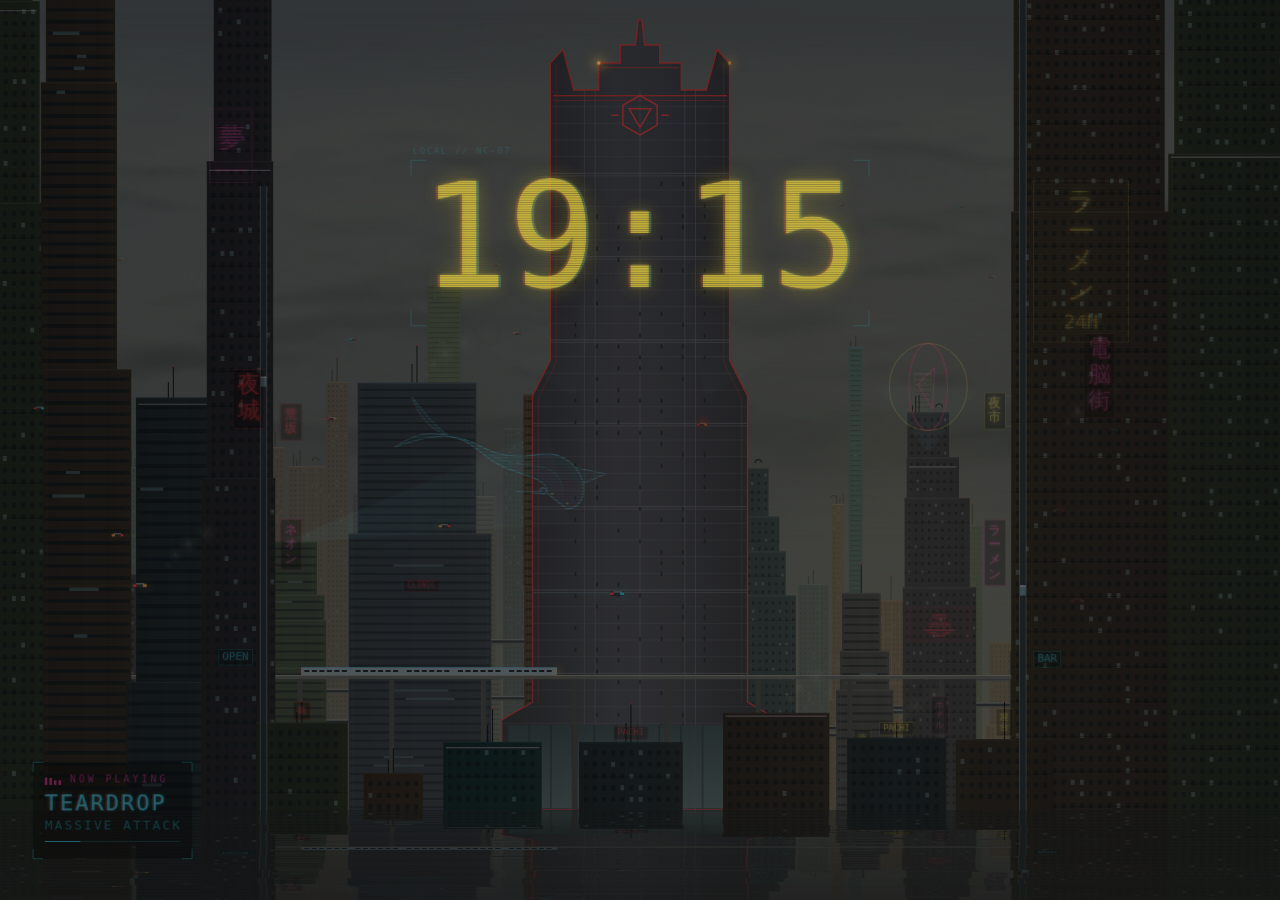
<file: frontend/index.html>
<!doctype html>
<html lang="en">
<head>
<meta charset="utf-8">
<meta name="viewport" content="width=device-width, initial-scale=1">
<title>Ambient Wall</title>
<style>
  html, body { margin: 0; height: 100%; background: #000; overflow: hidden; cursor: none; }
  canvas#wall { display: block; background: #000; }
  #hud {
    position: fixed; left: 12px; bottom: 10px; white-space: pre;
    font: 12px/1.5 ui-monospace, "DejaVu Sans Mono", monospace;
    color: rgba(60, 140, 150, 0.7); pointer-events: none; display: none;
  }
  /* sound is on but the browser wants a gesture first (autoplay); core shows this until a key or click */
  #hint {
    position: fixed; right: 12px; bottom: 10px; white-space: pre;
    font: 11px/1.4 ui-monospace, "DejaVu Sans Mono", monospace;
    color: rgba(150, 112, 56, 0.55); pointer-events: none; display: none;
  }
  /* first run, wizard skipped: where the setup wizard is (core.js firstRun), faint, for a minute after connecting */
  #setup-hint {
    position: fixed; right: 12px; bottom: 28px; white-space: pre;
    font: 11px/1.4 ui-monospace, "DejaVu Sans Mono", monospace;
    color: rgba(150, 112, 56, 0.4); pointer-events: none; display: none;
  }
</style>
</head>
<body>
<canvas id="wall"></canvas>
<div id="hud"></div>
<div id="hint"></div>
<div id="setup-hint"></div>

<script src="js/config.js"></script>
<script src="js/util.js"></script>
<script src="js/core.js"></script>
<script src="js/overlay.js"></script>
<script src="js/audio.js"></script>
<script src="js/cat.js"></script>
<!-- Themes: order here = number keys 1-9; T cycles through all (tower = 10th, T or ?theme=tower) -->
<script src="themes/cyberpunk.js"></script>
<script src="themes/nature.js"></script>
<script src="themes/classical.js"></script>
<script src="themes/boreal.js"></script>
<script src="themes/campfire.js"></script>
<script src="themes/academia.js"></script>
<script src="themes/stainedglass.js"></script>
<script src="themes/lofi.js"></script>
<script src="themes/orbit.js"></script>
<script src="themes/tower.js"></script>
<script>AW.boot();</script>
</body>
</html>
</file>
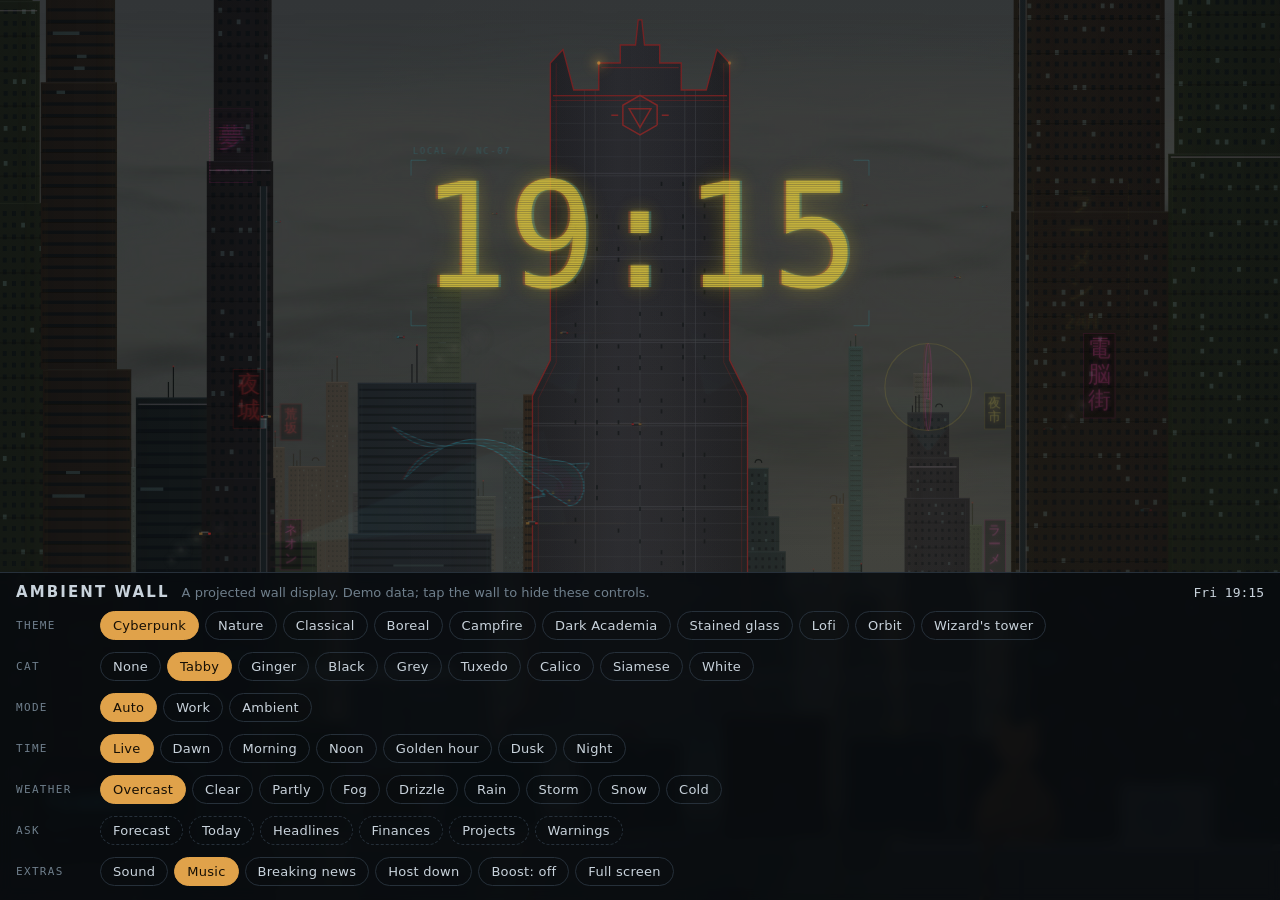
<file: frontend/demo.html>
<!doctype html>
<html lang="en">
<head>
<meta charset="utf-8">
<meta name="viewport" content="width=device-width, initial-scale=1, viewport-fit=cover">
<meta name="description" content="Ambient Wall demo: a calm projected wall display with ten living-painting themes. Demo data, runs in the browser.">
<meta name="theme-color" content="#000000">
<title>Ambient Wall demo</title>
<link rel="icon" href="data:image/svg+xml,%3Csvg xmlns='http://www.w3.org/2000/svg' viewBox='0 0 16 16'%3E%3Crect width='16' height='16' fill='%23000'/%3E%3Ccircle cx='8' cy='8' r='4' fill='%23e0a24a'/%3E%3C/svg%3E">
<!-- The interactive demo (GitHub Pages publishes this file as index.html). It is the real wall (js/, themes/)
     on mock data, plus a dock of controls. No network: system fonts only; served over http(s) the soundscape
     uses the recordings in sounds/, opened from disk (file://) it falls back to the procedural voices. -->
<style>
  /* Layout: the wall fills the screen; a control dock floats at the bottom edge and tucks away when idle.
     Single deliberate look: a projector wall is black in every host theme, so no light variant. */
  :root {
    --void: #000;            /* the wall */
    --dock: rgba(8, 11, 14, 0.86);
    --rule: #26303a;         /* hairlines, idle chip edge */
    --ink: #c9d3dc;          /* labels */
    --dim: #6f7f8c;          /* row captions, hints */
    --lit: #e0a24a;          /* selected chip: the walls' own amber */
    --lit-ink: #160f05;
    --font-ui: "Inter", "Segoe UI", "DejaVu Sans", system-ui, sans-serif;
    --font-mono: ui-monospace, "Cascadia Mono", "DejaVu Sans Mono", Consolas, monospace;
    color-scheme: dark;
  }
  html, body { height: 100%; }
  body { margin: 0; background: var(--void); color: var(--ink); overflow: hidden; font-family: var(--font-ui); }
  canvas#wall { display: block; background: var(--void); touch-action: manipulation; }
  #hud {
    position: fixed; left: 12px; top: calc(10px + env(safe-area-inset-top, 0px)); white-space: pre;
    font: 11px/1.5 var(--font-mono); color: #3c8c96; pointer-events: none; display: none; z-index: 3;
  }
  #hint {
    position: fixed; right: 12px; top: calc(10px + env(safe-area-inset-top, 0px)); white-space: pre;
    font: 11px/1.4 var(--font-mono); color: #96703a; pointer-events: none; display: none; z-index: 3;
  }

  /* ---- dock */
  #dock {
    position: fixed; left: 0; right: 0; bottom: 0; z-index: 4;
    padding: 10px 16px calc(12px + env(safe-area-inset-bottom, 0px));
    background: var(--dock); border-top: 1px solid var(--rule);
    backdrop-filter: blur(6px); -webkit-backdrop-filter: blur(6px);
    display: grid; gap: 8px;
    transition: transform 380ms cubic-bezier(.2,.7,.2,1), opacity 380ms;
  }
  #dock.tucked { transform: translateY(calc(100% - 4px)); opacity: 0; pointer-events: none; }
  .head { display: flex; align-items: baseline; gap: 12px; flex-wrap: wrap; }
  .head h1 { margin: 0; font-weight: 600; font-size: 15px; letter-spacing: 0.14em; text-transform: uppercase; }
  .head p { margin: 0; color: var(--dim); font-size: 13px; min-width: 0; }
  .head .clock { margin-left: auto; font: 500 13px var(--font-mono); font-variant-numeric: tabular-nums; color: var(--ink); }
  .row { display: grid; grid-template-columns: 74px minmax(0, 1fr); align-items: center; gap: 10px; }
  .row > span { font: 500 11px var(--font-mono); letter-spacing: 0.12em; text-transform: uppercase; color: var(--dim); }
  .chips { display: flex; gap: 6px; overflow-x: auto; scrollbar-width: none; padding-block: 2px; min-width: 0; }
  .chips::-webkit-scrollbar { display: none; }
  .chip {
    flex: none; font: 500 13px var(--font-ui); letter-spacing: 0.02em; color: var(--ink);
    background: transparent; border: 1px solid var(--rule); border-radius: 999px;
    padding: 6px 12px; cursor: pointer; white-space: nowrap;
  }
  .chip:hover { border-color: var(--dim); }
  .chip:focus-visible { outline: 2px solid var(--lit); outline-offset: 2px; }
  .chip[aria-pressed="true"] { background: var(--lit); border-color: var(--lit); color: var(--lit-ink); }
  .chip.act { border-style: dashed; }
  #show {
    position: fixed; right: 16px; bottom: calc(14px + env(safe-area-inset-bottom, 0px)); z-index: 4;
    font: 500 12px var(--font-mono); letter-spacing: 0.1em; text-transform: uppercase;
    color: var(--ink); background: var(--dock); border: 1px solid var(--rule); border-radius: 999px;
    padding: 7px 12px; cursor: pointer; opacity: 0; pointer-events: none; transition: opacity 380ms;
  }
  #show.on { opacity: 0.75; pointer-events: auto; }
  .head a { color: var(--dim); font-size: 13px; text-decoration: none; border-bottom: 1px solid var(--rule); }
  .head a:hover, .head a:focus-visible { color: var(--ink); border-color: var(--dim); }
  .rotate { display: none; margin: 0; font: 500 12px var(--font-mono); color: var(--lit); letter-spacing: 0.04em; }
  @media (max-width: 520px) {
    .row { grid-template-columns: 1fr; gap: 4px; }
    .head p { display: none; }
  }
  @media (orientation: portrait) and (max-width: 700px) { .rotate { display: block; } }
  /* a phone held sideways: compact chips, rows in two columns, so the wall stays visible above the dock */
  @media (max-height: 480px) {
    #dock { gap: 4px 18px; padding-top: 6px; }
    .head p { display: none; }
    .chip { padding: 4px 10px; font-size: 12px; }
    .row { grid-template-columns: 58px minmax(0, 1fr); gap: 6px; }
  }
  @media (max-height: 480px) and (min-width: 700px) {
    #dock { grid-template-columns: minmax(0, 1fr) minmax(0, 1fr); }
    .head, .rotate { grid-column: 1 / -1; }
  }
  @media (prefers-reduced-motion: reduce) { #dock, #show { transition: none; } }
</style>
</head>
<body>
<canvas id="wall"></canvas>
<div id="hud"></div>
<div id="hint"></div>

<button id="show" type="button" aria-controls="dock">Controls</button>
<section id="dock" aria-label="Demo controls">
  <div class="head">
    <h1>Ambient Wall</h1>
    <p>A projected wall display. Demo data; tap the wall to hide these controls.</p>
    <a id="repo" href="#" hidden>Source</a>
    <span class="clock" id="simclock">--:--</span>
  </div>
  <p class="rotate">Turn your phone sideways: the wall is landscape.</p>
  <div class="row"><span>Theme</span><div class="chips" id="r-theme"></div></div>
  <div class="row"><span>Cat</span><div class="chips" id="r-cat"></div></div>
  <div class="row"><span>Mode</span><div class="chips" id="r-mode"></div></div>
  <div class="row"><span>Time</span><div class="chips" id="r-time"></div></div>
  <div class="row"><span>Weather</span><div class="chips" id="r-wx"></div></div>
  <div class="row"><span>Ask</span><div class="chips" id="r-ask"></div></div>
  <div class="row"><span>Extras</span><div class="chips" id="r-extra"></div></div>
</section>

<script src="js/config.js"></script>
<script>AW.config.demo = true;  // static hosting: demo data only, never look for a backend
AW.config.display.samples = true; // recordings from sounds/ over http(s); file:// stays procedural
AW.config.display.cat = true;   // the demo shows the cat (the Cat row, or K / Shift+K, changes it)</script>
<script src="js/util.js"></script>
<script src="js/core.js"></script>
<script src="js/overlay.js"></script>
<script src="js/audio.js"></script>
<script src="js/cat.js"></script>
<script src="themes/cyberpunk.js"></script>
<script src="themes/nature.js"></script>
<script src="themes/classical.js"></script>
<script src="themes/boreal.js"></script>
<script src="themes/campfire.js"></script>
<script src="themes/academia.js"></script>
<script src="themes/stainedglass.js"></script>
<script src="themes/lofi.js"></script>
<script src="themes/orbit.js"></script>
<script src="themes/tower.js"></script>
<script>AW.boot();</script>
<script>
(function () {
  const D = AW._debug;
  const $ = (id) => document.getElementById(id);
  const dock = $("dock"), show = $("show");

  function chip(row, label, onClick, isOn) {
    const b = document.createElement("button");
    b.type = "button"; b.className = "chip"; b.textContent = label;
    b.addEventListener("click", (e) => { e.stopPropagation(); onClick(); refresh(); poke(); });
    if (isOn) b._on = isOn; else b.classList.add("act");
    $(row).appendChild(b);
    return b;
  }

  // ---- theme
  const NAMES = { stainedglass: "Stained glass", tower: "Wizard's tower" };
  for (const t of D.themes) chip("r-theme", NAMES[t.id] || t.name, () => D.command("set_theme", { theme: t.id }), () => D.theme() === t.id);

  // ---- the cat: none, or one of the coats
  chip("r-cat", "None", () => D.cat.set(false, undefined, true), () => !D.cat.on);
  for (const c of D.cat.coats) chip("r-cat", c[0].toUpperCase() + c.slice(1), () => D.cat.set(true, c, true), () => D.cat.on && D.cat.coat === c);

  // ---- mode (auto follows the work schedule: weekdays 07-17 are work)
  const modes = [["Auto", "auto", null], ["Work", "work", "work"], ["Ambient", "ambient", "ambient"]];
  for (const [label, arg, ov] of modes) chip("r-mode", label, () => D.command("set_mode", { mode: arg }), () => D.modeState.override === ov);

  // ---- time of day: jump the simulated clock to today's real sun times for the wall's location
  let timeSel = "live";
  const today = (h, m) => { const d = new Date(); d.setHours(h, m, 0, 0); return d; };
  const sun = () => { const loc = AW.config.location; return D.sunTimes(new Date(), loc.lat, loc.lon); };
  const times = [
    ["Live", "live", () => new Date()],
    ["Dawn", "dawn", () => new Date(sun().rise.getTime() + 10 * 60000)],
    ["Morning", "morning", () => today(9, 15)],
    ["Noon", "noon", () => today(13, 0)],
    ["Golden hour", "golden", () => new Date(sun().set.getTime() - 40 * 60000)],
    ["Dusk", "dusk", () => new Date(sun().set.getTime() + 25 * 60000)],
    ["Night", "night", () => today(22, 30)],
  ];
  for (const [label, key, at] of times) chip("r-time", label, () => { D.warpTo(at().toISOString()); timeSel = key; }, () => timeSel === key);

  // ---- weather presets (the same ones the W key cycles)
  D.WEATHER.forEach((w, i) => chip("r-wx", w.name[0].toUpperCase() + w.name.slice(1), () => { D.mock.weatherIdx = i; }, () => D.mock.weatherIdx === i));

  // ---- ask panels (the info overlay)
  const PANEL_LABEL = { forecast: "Forecast", calendar: "Today", pulse: "Projects", finance: "Finances", news: "Headlines", warnings: "Warnings" };
  for (const p of ["forecast", "calendar", "news", "finance", "pulse", "warnings"]) {
    chip("r-ask", PANEL_LABEL[p], () => D.overlay.show(p, D.overlay.mock(p), { duration: 15 }));
  }

  // ---- extras: sound, now playing, news, a host going down
  chip("r-extra", "Sound", () => D.audio.toggle(), () => !!(AW.audio && AW.audio.state().enabled));
  chip("r-extra", "Music", () => { D.mock.musicIdx = (D.mock.musicIdx + 1) % D.NOWPLAYING.length; D.mock.musicAt = Date.now(); },
    () => D.NOWPLAYING[D.mock.musicIdx].name !== "none");
  chip("r-extra", "Breaking news", () => { const i = D.NEWS.findIndex((n) => n.critical); D.mock.newsIdx = D.mock.newsIdx === i ? 0 : i; },
    () => !!D.NEWS[D.mock.newsIdx].critical);
  chip("r-extra", "Host down", () => { D.mock.heartbeatDown = !D.mock.heartbeatDown; }, () => D.mock.heartbeatDown);
  // projector boost: lifts near-black for a dim projector (true black stays black); the label shows the level
  const boostChip = chip("r-extra", "Boost: off", () => D.boost.set((D.boost.level + 1) % 4, true), () => D.boost.level > 0);
  const boostLabel = () => { boostChip.textContent = "Boost: " + D.boost.names[D.boost.level]; };
  if (document.fullscreenEnabled) {
    chip("r-extra", "Full screen", () => {
      const p = document.fullscreenElement ? document.exitFullscreen() : document.documentElement.requestFullscreen();
      if (p && p.catch) p.catch(() => {});
    }, () => !!document.fullscreenElement);
  }

  // ---- "Source" link when published on GitHub Pages (<owner>.github.io/<repo>/)
  const gh = /^([a-z0-9-]+)\.github\.io$/i.exec(location.hostname);
  const repo = location.pathname.split("/").filter(Boolean)[0];
  if (gh && repo && !/\.html?$/i.test(repo)) { $("repo").href = `https://github.com/${gh[1]}/${repo}`; $("repo").hidden = false; }

  function refresh() {
    for (const b of dock.querySelectorAll(".chip")) if (b._on) b.setAttribute("aria-pressed", b._on() ? "true" : "false");
    boostLabel();
  }

  // ---- tuck the dock away when idle; any tap on the wall brings it back (or hides it)
  let idle = null;
  const tuck = () => { dock.classList.add("tucked"); show.classList.add("on"); };
  const untuck = () => { dock.classList.remove("tucked"); show.classList.remove("on"); };
  function poke() { clearTimeout(idle); idle = setTimeout(tuck, 9000); }
  $("wall").addEventListener("click", () => { dock.classList.contains("tucked") ? (untuck(), poke()) : tuck(); });
  show.addEventListener("click", () => { untuck(); poke(); });
  dock.addEventListener("pointerdown", poke);
  dock.addEventListener("scroll", poke, true);

  // ---- live readouts: the simulated clock and chip states follow keys too (desktop shortcuts still work)
  const pad = (n) => String(n).padStart(2, "0");
  setInterval(() => {
    const f = window.__AW_FRAME;
    if (f) $("simclock").textContent = `${f.now.toLocaleDateString("en-CA", { weekday: "short" })} ${pad(f.now.getHours())}:${pad(f.now.getMinutes())}`;
    refresh();
  }, 500);
  refresh(); poke();
})();
</script>
</body>
</html>
</file>
